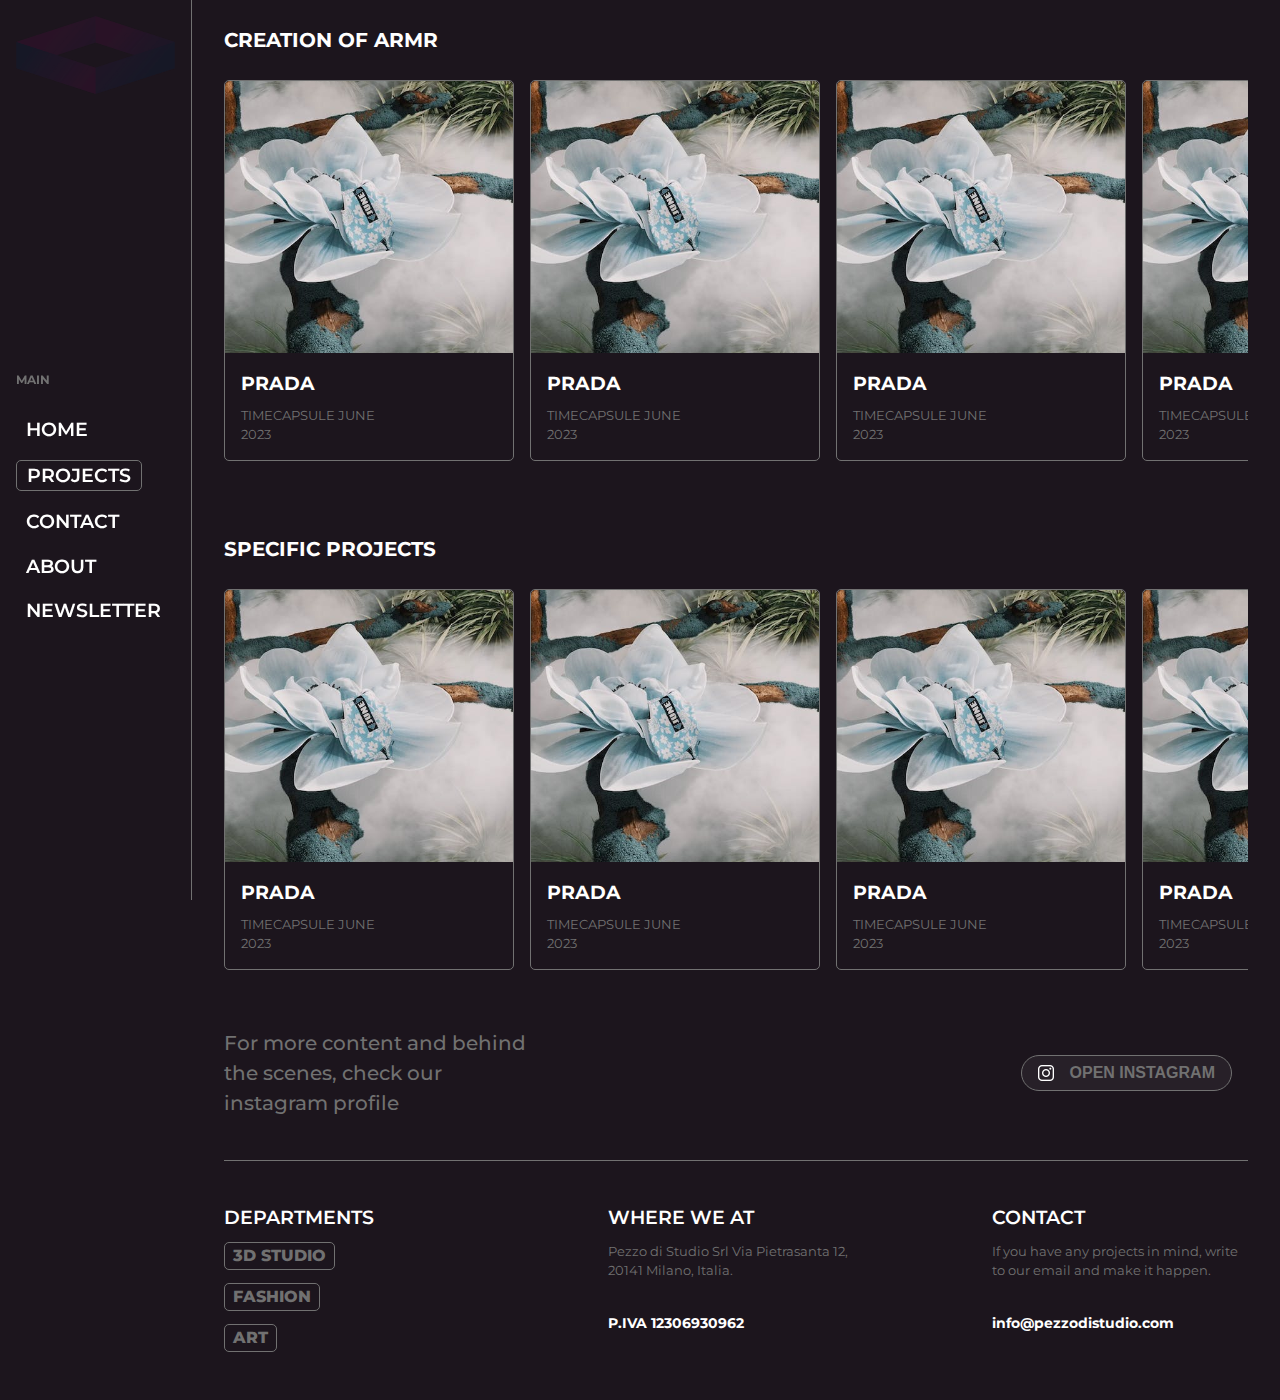
<file: project.html>
<!DOCTYPE html>
<html lang="en">

<head>
    <meta charset="UTF-8">
    <meta name="viewport" content="width=device-width, initial-scale=1.0">
    <title>ARMR Studio</title>
    <link rel="stylesheet" href="style.css">
</head>

<body>
    <div class="firstpage">
        <div class="sidenavbar">
            <img src="assets/logo2.png" alt="" class="logo">
            <div class="topnavbar">
                <h3 class="subtext">MAIN</h3>
                <a href="" class="navlink">
                    HOME
                </a>
                <a href="" class="navlink active">
                    PROJECTS
                </a>
                <a href="" class="navlink">
                    CONTACT
                </a>
                <a href="" class="navlink">
                    ABOUT
                </a>
                <a href="" class="navlink">
                    NEWSLETTER
                </a>
            </div>
        </div>
        <div class="homepage">
            <!-- <div class="topnavbar topbar">
                <p class="subtext">MAIN</p>
                <div class="topnavbardiv">
                    <a href="" class="navlink topnavlink">
                        PROJECTS
                    </a>
                    <a href="" class="navlink topnavlink">
                        CONTACT
                    </a>
                    <a href="" class="navlink topnavlink">
                        ABOUT
                    </a>
                    <a href="" class="navlink topnavlink">
                        NEWSLETTER
                    </a>
                </div>
            </div> -->
            <div class="herosection">
                <!-- <h1 class="heading">
                    Armr Studio
                </h1> -->
                <!-- <div class="herodiv">
                    <div class="reeldiv">
                        <video class="heroreel reel1" autoplay playsinline muted loop width="20%">
                            <source src="assets/video01.mp4" type="">
                        </video>
                        <video class="heroreel reel2" autoplay playsinline muted loop width="20%">
                            <source src="assets/video01.mp4" type="">
                        </video>
                        <video class="heroreel reel3" autoplay playsinline muted loop width="20%">
                            <source src="assets/video01.mp4" type="">
                        </video>
                        <video class="heroreel reel4" autoplay playsinline muted loop width="20%">
                            <source src="assets/video01.mp4" type="">
                        </video>
                    </div>
                    <div class="herotext">
                        <h3>
                            ARMR STUDIO
                        </h3>
                    </div>
                </div> -->

                <div class="secondpage">
                    <div class="craetionofarmr">
                        <h3 class="subheading">CREATION OF ARMR</h3>
                        <div class="projectsdiv">
                            <div class="projectdiv">
                                <img src="assets/a1.jpg" alt="" class="projectimg">
                                <div class="prjectdescription">
                                    <div class="projectintro">
                                        <h3 class="projectname">PRADA</h3>
                                        <p class="subprojectname">TIMECAPSULE JUNE
                                            <br>
                                            2023
                                        </p>
                                    </div>
                                    <!-- <div class="projecttime subprojectname">
                                        2023
                                        <br>
                                        FULL GUI
                                    </div> -->
                                </div>
                            </div>
                            <div class="projectdiv">
                                <img src="assets/a1.jpg" alt="" class="projectimg">
                                <div class="prjectdescription">
                                    <div class="projectintro">
                                        <h3 class="projectname">PRADA</h3>
                                        <p class="subprojectname">TIMECAPSULE JUNE
                                            <br>
                                            2023
                                        </p>
                                    </div>
                                    <!-- <div class="projecttime subprojectname">
                                        2023
                                        <br>
                                        FULL GUI
                                    </div> -->
                                </div>
                            </div>
                            <div class="projectdiv">
                                <img src="assets/a1.jpg" alt="" class="projectimg">
                                <div class="prjectdescription">
                                    <div class="projectintro">
                                        <h3 class="projectname">PRADA</h3>
                                        <p class="subprojectname">TIMECAPSULE JUNE
                                            <br>
                                            2023
                                        </p>
                                    </div>
                                    <!-- <div class="projecttime subprojectname">
                                        2023
                                        <br>
                                        FULL GUI
                                    </div> -->
                                </div>
                            </div>
                            <div class="projectdiv">
                                <img src="assets/a1.jpg" alt="" class="projectimg">
                                <div class="prjectdescription">
                                    <div class="projectintro">
                                        <h3 class="projectname">PRADA</h3>
                                        <p class="subprojectname">TIMECAPSULE JUNE
                                            <br>
                                            2023
                                        </p>
                                    </div>
                                    <!-- <div class="projecttime subprojectname">
                                        2023
                                        <br>
                                        FULL GUI
                                    </div> -->
                                </div>
                            </div>
                        </div>
                    </div>
                    <div class="craetionofarmr">
                        <h3 class="subheading">SPECIFIC PROJECTS</h3>
                        <div class="projectsdiv">
                            <div class="projectdiv">
                                <img src="assets/a1.jpg" alt="" class="projectimg">
                                <div class="prjectdescription">
                                    <div class="projectintro">
                                        <h3 class="projectname">PRADA</h3>
                                        <p class="subprojectname">TIMECAPSULE JUNE
                                            <br>
                                            2023
                                        </p>
                                    </div>
                                    <!-- <div class="projecttime subprojectname">
                                        2023
                                        <br>
                                        FULL GUI
                                    </div> -->
                                </div>
                            </div>
                            <div class="projectdiv">
                                <img src="assets/a1.jpg" alt="" class="projectimg">
                                <div class="prjectdescription">
                                    <div class="projectintro">
                                        <h3 class="projectname">PRADA</h3>
                                        <p class="subprojectname">TIMECAPSULE JUNE
                                            <br>
                                            2023
                                        </p>
                                    </div>
                                    <!-- <div class="projecttime subprojectname">
                                        2023
                                        <br>
                                        FULL GUI
                                    </div> -->
                                </div>
                            </div>
                            <div class="projectdiv">
                                <img src="assets/a1.jpg" alt="" class="projectimg">
                                <div class="prjectdescription">
                                    <div class="projectintro">
                                        <h3 class="projectname">PRADA</h3>
                                        <p class="subprojectname">TIMECAPSULE JUNE
                                            <br>
                                            2023
                                        </p>
                                    </div>
                                    <!-- <div class="projecttime subprojectname">
                                        2023
                                        <br>
                                        FULL GUI
                                    </div> -->
                                </div>
                            </div>
                            <div class="projectdiv">
                                <img src="assets/a1.jpg" alt="" class="projectimg">
                                <div class="prjectdescription">
                                    <div class="projectintro">
                                        <h3 class="projectname">PRADA</h3>
                                        <p class="subprojectname">TIMECAPSULE JUNE
                                            <br>
                                            2023
                                        </p>
                                    </div>
                                    <!-- <div class="projecttime subprojectname">
                                        2023
                                        <br>
                                        FULL GUI
                                    </div> -->
                                </div>
                            </div>
                        </div>
                    </div>
                </div>

                <div class="footersdiv">
                    <div class="abovefooterdiv">
                        <h1 class="abovefootertext">
                            For more content and behind the scenes, check our instagram profile
                        </h1>
                        <button class="instagrambtn">
                            <img src="assets/instagram.png" alt="">
                            <p class="btntext">
                                OPEN INSTAGRAM
                            </p>
                        </button>
                    </div>
                    <div class="footer">
                        <div class="footerdiv">
                            <h3 class="footerheading">DEPARTMENTS</h3>
                            <div class="footercontext">
                                <a href="" class="footerdepartlink">3D STUDIO</a>
                                <a href="" class="footerdepartlink">FASHION</a>
                                <a href="" class="footerdepartlink">ART</a>
                            </div>
                        </div>
                        <div class="footerdiv">
                            <h3 class="footerheading">WHERE WE AT</h3>
                            <div class="footercontext">
                                Pezzo di Studio Srl
                                Via Pietrasanta 12,
                                20141 Milano, Italia.
                                <br><br>
                                <a href="" class="footeremaillink">P.IVA 12306930962</a>
                            </div>
                        </div>
                        <div class="footerdiv">
                            <h3 class="footerheading">CONTACT</h3>
                            <div class="footercontext">
                                If you have any projects in mind, write to our email and make it happen.
                                <br><br>
                                <a href="" class="footeremaillink">info@pezzodistudio.com</a>
                            </div>
                        </div>
                    </div>
                </div>
            </div>
        </div>


    </div>

</body>

</html>
</file>
<file: style.css>
@import url('https://fonts.googleapis.com/css2?family=Montserrat:wght@400;500;600;700;800;900&display=swap');

* {
    box-sizing: border-box;
    margin: 0 0;
    padding: 0 0;
    scroll-behavior: smooth;
}

:root {
    --background-color: #1c151d;
    --secondary-color: #717171;
    --primary-color: #ffffff;
}

body {
    font-family: 'Montserrat', sans-serif;
    padding: 0;
    margin: 0;
    font-size: 62.5%;
    line-height: 1.5;
    background-color: var(--background-color);
    color: var(--primary-color);
    overflow-x: hidden;
}

h1,
h2,
h3,
h4,
h5,
h6 {
    font-weight: bold;
    margin: 10px 0;
}



/* Main Page */

.firstpage {
    display: flex;
    flex-direction: row;
    justify-content: center;
    align-items: flex-start;
    width: 100%;
    height: 100%;
}

.sidenavbar {
    display: flex;
    flex-direction: column;
    justify-content: space-between;
    padding: 1rem;
    width: 15%;
    position: sticky;
    top: 0;
    left: 0;
    height: 100vh;
    border-right: 1px solid var(--secondary-color);
}

.logo
{
    width: 100%;
    height: 78px;
    filter: opacity(0.5);
    align-self: flex-start;
}

.subtext {
    color: var(--secondary-color);
}

.topnavbar {
    display: flex;
    flex-direction: column;
    justify-content: center;
    gap: 1rem;
    height: 90%;
}

.navlink {
    color: white;
    text-decoration: none;
    font-size: 1.2rem;
    font-weight: 600;
    padding: 0px 10px;
    width: fit-content;
}

.active {
    border: 1px solid var(--secondary-color);
    border-radius: 5px;
}

.homepage {
    display: flex;
    flex-direction: column;
    justify-content: center;
    width: 85%;
    padding: 1rem 2rem;
}

.topbar {
    gap: 0rem;
}

.topnavbardiv {
    display: flex;
    flex-direction: row;
    justify-content: start;
    align-items: center;
    gap: 0rem;
    padding-left: 0px;
}

.topnavlink:first-child {
    padding-left: 0px;
}

.topnavlink:last-child {
    border: none;
}

.topnavlink {
    padding: 0px;
    font-size: 16px;
    line-height: 1.8rem;
    font-family: monospace;
    font-weight: 300;
    padding: 0rem 2.5rem 0rem 2.5rem;
    border-right: 1px solid var(--secondary-color);
}

.herosection {
    display: flex;
    flex-direction: column;
    justify-content: center;
    gap: 0rem;
}

.heading {
    font-size: 9rem;
    letter-spacing: -10px;
    line-height: 9rem;
    border-bottom: 1px solid var(--secondary-color);
    position: sticky;
    top: 0;
    left: 0;
    backdrop-filter: blur(10px); 
    z-index: 10;
}


.herodiv
{
    display: flex;
    flex-direction: row;
    justify-content: center;
    align-items: center;
    gap: 1rem;
    width: 100%;
    height: 100vh;
    position: relative;
}

/* .heroreel {
    width: 100%;
} */

.reel1
{
    position: absolute;
    top: 0%;
    left: 45%;
}
.reel2
{
    position: absolute;
    top: 10%;
    left: 30%;
}
.reel3
{
    position: absolute;
    top: 10%;
    right: 20%;
}
.reel4
{
    position: absolute;
    top:30%;
    left:45%;
}

.reeldiv
{
    position: absolute;
    top: 0;
    left: 0;
    width: 100%;
    height: 100%;
    z-index: 1;
    display: flex;
    justify-content: center;
    align-items: center;
}

.herotext
{
    width: 100%;
    z-index: 2;
    display: flex;
    justify-content: center;
    align-items: center;
}

.herotext h3
{
    font-size: 8rem;
    line-height: 8rem;
    text-align: center;
}





/*  Second Page */

.secondpage
{
    display: flex;
    flex-direction:column;
    justify-content: center;
    align-items: center;
    gap: 3rem;
    width: 100%;
}

.craetionofarmr
{
    display: flex;
    flex-direction:column;
    justify-content: center;
    width: 100%;
    gap: 1rem;
}

.subheading
{
    font-size: 20px;
    line-height: 1.4;
}

.projectsdiv
{
    display: flex;
    flex-direction: row;
    justify-content: start;
    align-items: center;
    gap: 1rem;
    overflow-x: scroll;
    padding-bottom: 1rem;
}

.projectdiv
{
    display: flex;
    flex-direction: column;
    justify-content: center;
    border: 1px solid var(--secondary-color);
    border-radius: 5px;
}

.projectimg
{
    border-top-right-radius: 5px;
    border-top-left-radius: 5px;
    width: 18rem;
    height: 17rem;
    object-fit: cover;
}

.prjectdescription
{
    padding: 1rem;
    display: flex;
    flex-direction: row;
    justify-content: center;
    align-items: start;
}

.projectintro
{
    width: 100%;
    /* border-right: 1px solid var(--secondary-color); */
    display: flex;
    flex-direction: column;
    gap: 0.5rem;
}

.projectname
{
    font-size: 1.2rem;
    margin: 0px;
}

.subprojectname
{
    color: var(--secondary-color);
    font-size: 0.8rem;
}

.projecttime
{
    padding-left: 1rem;
    width: 50%;
    height: 100%;
    display: flex;
    flex-direction: column;
    align-items: start;
}



/* Footer  */

.footersdiv{
    display: flex;
    flex-direction: column;
    justify-content: center;
}

.abovefooterdiv
{
    display: flex;
    flex-direction: row;
    justify-content: space-between;
    align-items: center;
    border-bottom: 1px solid var(--secondary-color);
    padding: 2rem 1rem 2rem 0rem;
}

.abovefootertext
{
    font-weight: 500;
    width: 30%;
    line-height: 1.5;
    color: var(--secondary-color);
}

.instagrambtn
{
    display: flex;
    background-color: rgba(255, 255, 255, 0.05);
    border: 1px solid var(--secondary-color);
    border-radius: 3rem;
    padding: 0.5rem 1rem;
    justify-content: center;
    align-items: center;
    gap: 1rem;
    font-size: 1rem;
    color: var(--secondary-color);
    font-weight: 700;
}

.footer
{
    display: flex;
    flex-direction: row;
    justify-content: space-between;
    align-items: start;
    padding: 2rem 0rem;
}

.footerdiv
{
    display: flex;
    flex-direction: column;
    justify-content: center;
    align-items: start;
    height: 100%;
    width: 25%;
}

.footerheading
{
    font-size: 1.2rem;
    font-weight: 600;
}

.footercontext
{
    display: flex;
    flex-direction: column;
    justify-content: center;
    gap: 0.8rem;
    font-size: 0.8rem;
    color: var(--secondary-color);

}

.footerdepartlink
{
    text-decoration: none;
    width: fit-content;
    font-size: 1rem;
    margin: 0rem;
    color: var(--secondary-color);
    line-height: 1rem;
    font-weight: 800;
    padding: 5px 8px 5px 8px;
    border: 1px solid var(--secondary-color);
    border-radius: 5px;
}

.footeremaillink
{
    text-decoration: none;
    color: var(--secondary-color);
    font-weight: 700;
    color: white;
    font-size: 0.9rem;
}





































































::-webkit-scrollbar-thumb {
    border-radius: 5px;
    height: 10px;
    background-color: black;
    transition: all 1s ease-in-out;
}
::-webkit-scrollbar-thumb:hover {
    transform: scale(1.5);
    background-color: #555;
}
::-webkit-scrollbar-track {
    background-color: #221b23;
}

::-webkit-scrollbar-corner {
    display: none;
}

::-webkit-scrollbar {
  width: 10px;
}
</file>
